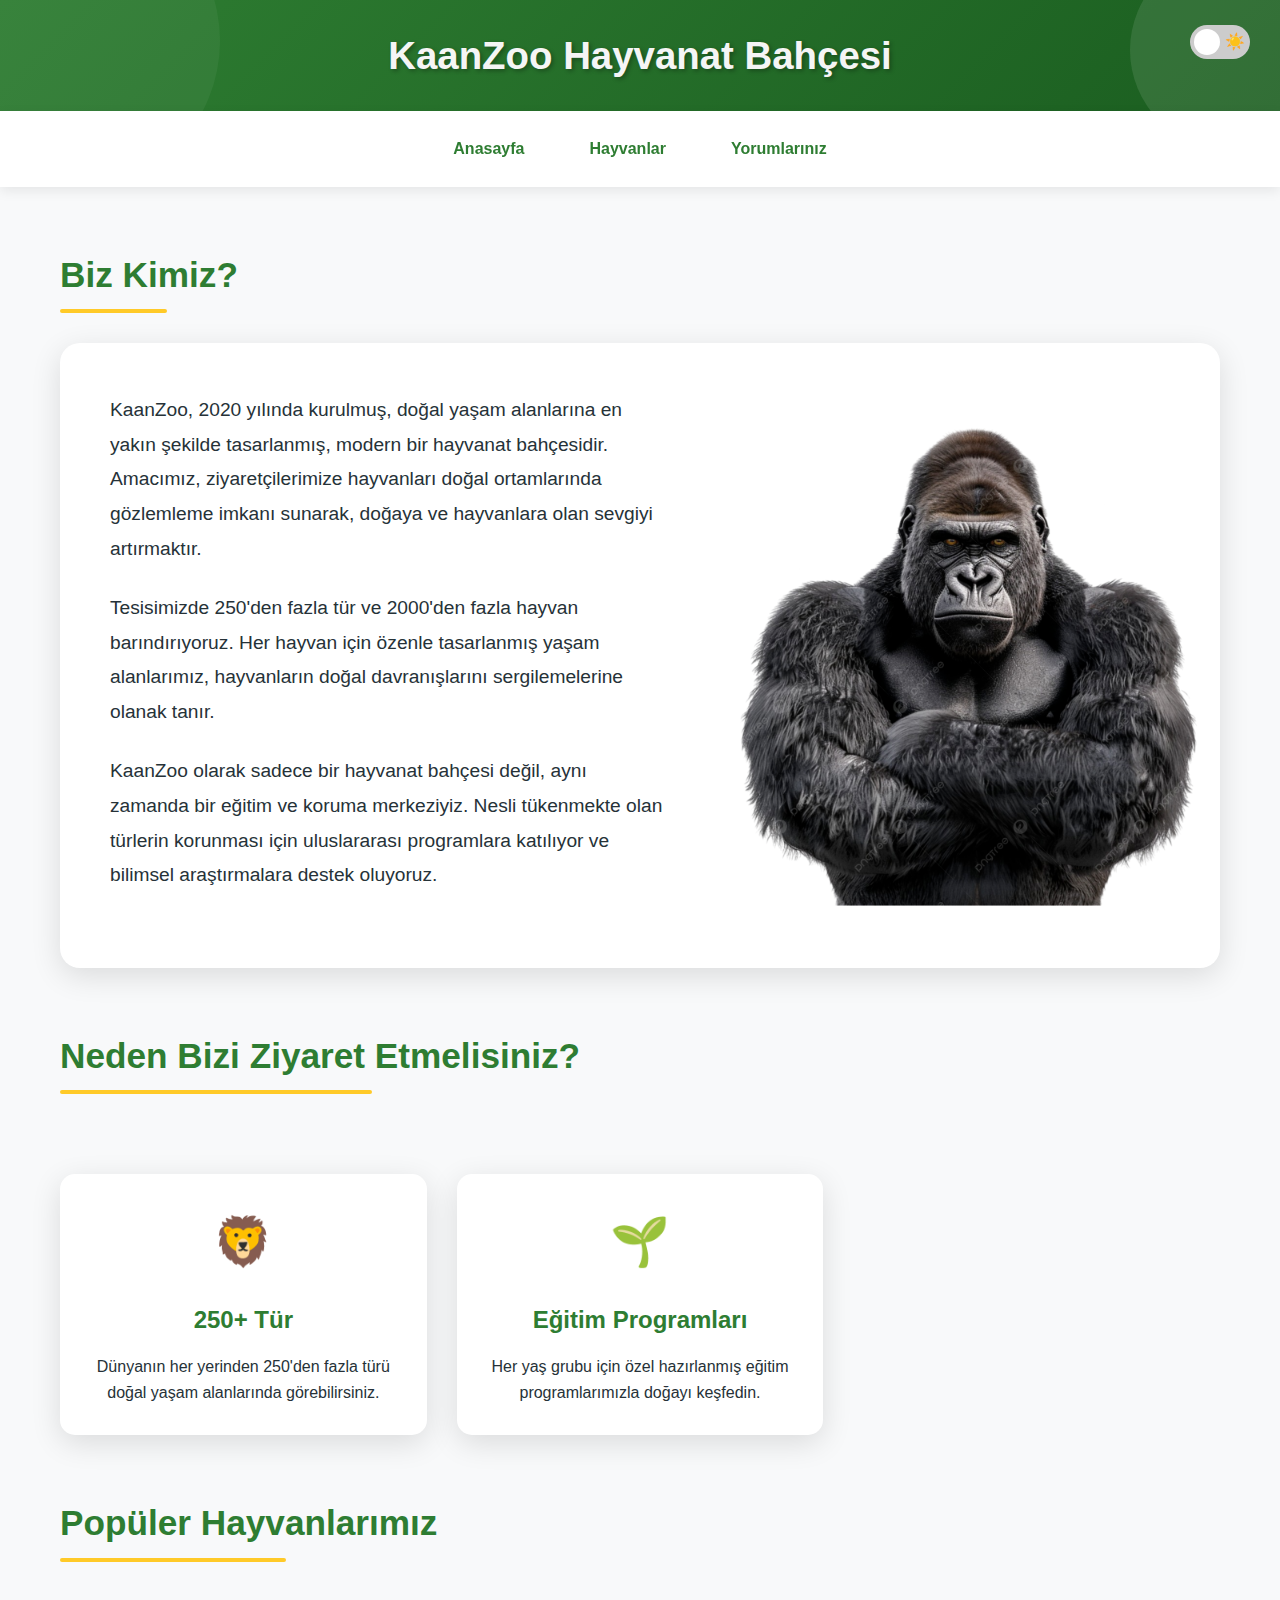
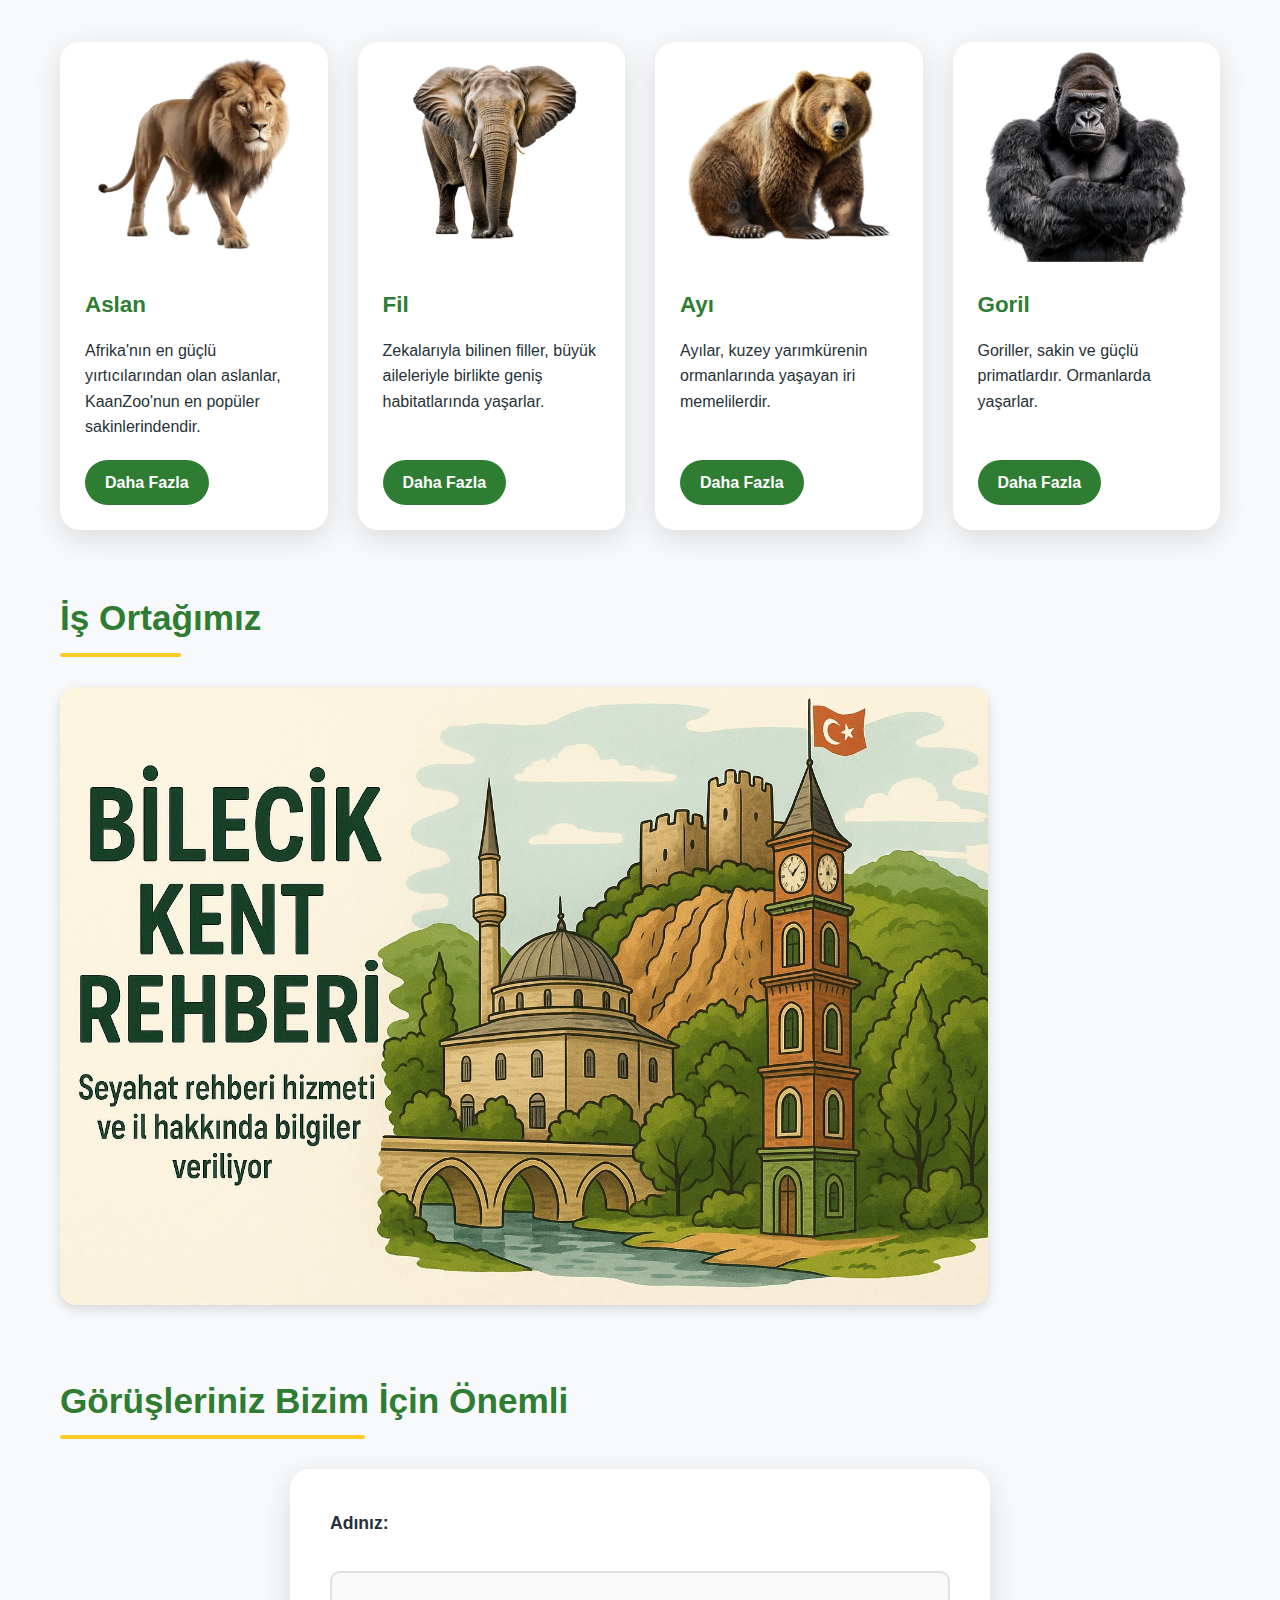
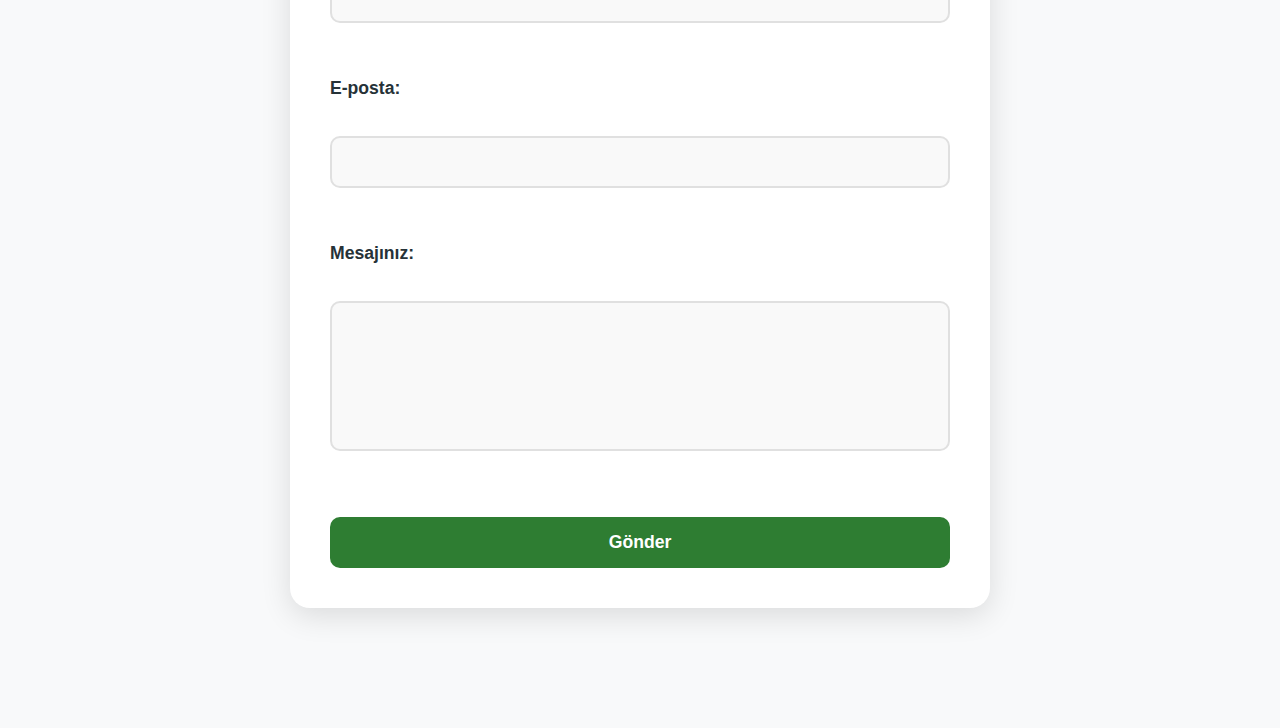
<file: index.html>
<!DOCTYPE html>
<html lang="tr">
<head>
  <meta charset="UTF-8" />
  <meta name="viewport" content="width=device-width, initial-scale=1.0" />
  <title>KaanZoo</title>
  <link rel="icon" href="pictures/voli-78d00c52.png" />
  <link rel="stylesheet" href="style.css" />
</head>

<body>
  <header>
    <h1>KaanZoo Hayvanat Bahçesi</h1>
    <div class="theme-switch-wrapper">
      <label class="theme-switch" for="checkbox">
        <input type="checkbox" id="checkbox" />
        <div class="slider round">
          <div class="mode-icon moon">🌙</div>
          <div class="mode-icon sun">☀️</div>
        </div>
      </label>
    </div>
  </header>

  <nav>
    <a href="index.html">Anasayfa</a>
    <a href="animals.html">Hayvanlar</a>
    <a href="your_comments.html">Yorumlarınız</a>
  </nav>

  <main>
    <section class="about">
      <h2>Biz Kimiz?</h2>
      <div class="about-container">
        <div class="about-text">
          <p>KaanZoo, 2020 yılında kurulmuş, doğal yaşam alanlarına en yakın şekilde tasarlanmış, modern bir hayvanat bahçesidir. Amacımız, ziyaretçilerimize hayvanları doğal ortamlarında gözlemleme imkanı sunarak, doğaya ve hayvanlara olan sevgiyi artırmaktır.</p>
          <p>Tesisimizde 250'den fazla tür ve 2000'den fazla hayvan barındırıyoruz. Her hayvan için özenle tasarlanmış yaşam alanlarımız, hayvanların doğal davranışlarını sergilemelerine olanak tanır.</p>
          <p>KaanZoo olarak sadece bir hayvanat bahçesi değil, aynı zamanda bir eğitim ve koruma merkeziyiz. Nesli tükenmekte olan türlerin korunması için uluslararası programlara katılıyor ve bilimsel araştırmalara destek oluyoruz.</p>
        </div>
        <div class="about-image">
          <img src="pictures/goril.png" alt="Goril">
        </div>
      </div>
    </section>

    <section class="features-section">
      <h2>Neden Bizi Ziyaret Etmelisiniz?</h2>
      <div class="features">
        <div class="feature-card"><div class="feature-icon">🦁</div><h3>250+ Tür</h3><p>Dünyanın her yerinden 250'den fazla türü doğal yaşam alanlarında görebilirsiniz.</p></div>
        <div class="feature-card"><div class="feature-icon">🌱</div><h3>Eğitim Programları</h3><p>Her yaş grubu için özel hazırlanmış eğitim programlarımızla doğayı keşfedin.</p></div>
      </div>
    </section>

    <section class="animals-preview">
      <h2>Popüler Hayvanlarımız</h2>
      <div class="animal-grid">
        <div class="card"><div class="card-img-container"><img class="animal-img" src="pictures/aslan.png" alt="Aslan"></div><div class="card-content"><h3>Aslan</h3><p>Afrika'nın en güçlü yırtıcılarından olan aslanlar, KaanZoo'nun en popüler sakinlerindendir.</p><a href="animals.html" class="learn-more">Daha Fazla</a></div></div>
        <div class="card"><div class="card-img-container"><img class="animal-img" src="pictures/fil.png" alt="Fil"></div><div class="card-content"><h3>Fil</h3><p>Zekalarıyla bilinen filler, büyük aileleriyle birlikte geniş habitatlarında yaşarlar.</p><a href="animals.html" class="learn-more">Daha Fazla</a></div></div>
        <div class="card"><div class="card-img-container"><img class="animal-img" src="pictures/ayı.png" alt="Ayı"></div><div class="card-content"><h3>Ayı</h3><p>Ayılar, kuzey yarımkürenin ormanlarında yaşayan iri memelilerdir.</p><a href="animals.html" class="learn-more">Daha Fazla</a></div></div>
        <div class="card"><div class="card-img-container"><img class="animal-img" src="pictures/goril.png" alt="Goril"></div><div class="card-content"><h3>Goril</h3><p>Goriller, sakin ve güçlü primatlardır. Ormanlarda yaşarlar.</p><a href="animals.html" class="learn-more">Daha Fazla</a></div></div>
      </div>
    </section>

    <section id="is-ortagimiz" class="py-16 bg-white">
      <div class="container mx-auto px-4">
        <h2 class="text-3xl font-bold text-green-800 mb-4">İş Ortağımız</h2>
        <div class="h-1 w-24 bg-yellow-400 mb-8"></div>
        <div class="bg-white shadow-md rounded-lg p-8 flex flex-col md:flex-row items-center md:items-start gap-8">
          <div class="md:w-1/3">
            <a href="https://bilecik-kent-rehberi.vercel.app/index.html" target="_blank"><img src="pictures/sponsor.jpg" class="sponsor" style="max-width:80%;border-radius:16px;box-shadow:0 4px 12px rgba(0,0,0,0.15);"></a>
          </div>
        </div>
      </div>
    </section>

    <section class="contact-preview">
      <h2>Görüşleriniz Bizim İçin Önemli</h2>
      <form id="iletisimForm">
        <label for="ad">Adınız:</label><br /><input type="text" id="ad" name="ad" required><br><br>
        <label for="email">E-posta:</label><br /><input type="email" id="email" name="email" required><br><br>
        <label for="mesaj">Mesajınız:</label><br /><textarea id="mesaj" name="mesaj" rows="5" required></textarea><br><br>
        <button type="submit">Gönder</button>
      </form>
    </section>
  </main>

  <script>
    const toggleSwitch = document.querySelector('#checkbox');
    const currentTheme = localStorage.getItem('theme');
    if (currentTheme) {
      document.documentElement.setAttribute('data-theme', currentTheme);
      toggleSwitch.checked = currentTheme === 'dark';
    }
    toggleSwitch.addEventListener('change', switchTheme, false);
    function switchTheme(e) {
      const theme = e.target.checked ? 'dark' : 'light';
      document.documentElement.setAttribute('data-theme', theme);
      localStorage.setItem('theme', theme);
    }

    const form = document.getElementById('iletisimForm');
    form.addEventListener('submit', function(e) {
      e.preventDefault();
      const messages = JSON.parse(localStorage.getItem('messages') || '[]');
      const newMsg = {
        id: Date.now(),
        ad: form.ad.value.trim(),
        email: form.email.value.trim(),
        mesaj: form.mesaj.value.trim(),
        tarih: new Date().toLocaleString('tr-TR')
      };
      messages.push(newMsg);
      localStorage.setItem('messages', JSON.stringify(messages));
      window.location.href = 'your_comments.html';
    });
  </script>
  <style>
    :root {
    --primary-color: #2e7d32;
    --secondary-color: #1b5e20;
    --accent-color: #ffca28;
    --text-color: #263238;
    --light-text: #f5f5f5;
    --background: #f8f9fa;
    --card-bg: #ffffff;
    --header-gradient: linear-gradient(135deg, #2e7d32, #1b5e20);
    --form-bg: #f9f9f9;
    --input-border: #e0e0e0;
    --shadow: 0 8px 30px rgba(0, 0, 0, 0.12);
    --border-color: #eee;
  }

  [data-theme="dark"] {
    --primary-color: #4caf50;
    --secondary-color: #388e3c;
    --accent-color: #ffd54f;
    --text-color: #e0e0e0;
    --light-text: #f5f5f5;
    --background: #121212;
    --card-bg: #1e1e1e;
    --header-gradient: linear-gradient(135deg, #1b5e20, #0d3311);
    --form-bg: #2a2a2a;
    --input-border: #3a3a3a;
    --shadow: 0 8px 30px rgba(0, 0, 0, 0.3);
    --border-color: #333;
  }

  .theme-switch-wrapper {
    display: flex;
    align-items: center;
    position: absolute;
    right: 30px;
    top: 25px;
    z-index: 100;
  }

  .theme-switch {
    display: inline-block;
    height: 34px;
    position: relative;
    width: 60px;
  }

  .theme-switch input {
    display: none;
  }

  .slider {
    background-color: #ccc;
    bottom: 0;
    cursor: pointer;
    left: 0;
    position: absolute;
    right: 0;
    top: 0;
    transition: .4s;
    display: flex;
    align-items: center;
    justify-content: space-between;
    padding: 0 5px;
  }

  .slider:before {
    background-color: white;
    bottom: 4px;
    content: "";
    height: 26px;
    left: 4px;
    position: absolute;
    transition: .4s;
    width: 26px;
    z-index: 2;
  }

  input:checked + .slider {
    background-color: #2c3e50;
  }

  input:checked + .slider:before {
    transform: translateX(26px);
  }

  .slider.round {
    border-radius: 34px;
  }

  .slider.round:before {
    border-radius: 50%;
  }

  .mode-icon {
    z-index: 1;
    font-size: 16px;
  }

  .moon {
    margin-right: 10px;
  }

  body {
    background-color: var(--background);
    color: var(--text-color);
    transition: all 0.3s ease;
  }

  header {
    background: var(--header-gradient);
  }

  .card, .feature-card, .about-container, form, .comment {
    background-color: var(--card-bg);
    box-shadow: var(--shadow);
  }

  form input, form textarea {
    resize: none;
    background-color: var(--form-bg);
    border: 2px solid var(--input-border);
    color: var(--text-color);
  }

  .comment-header {
    border-bottom: 1px solid var(--border-color);
  }

  .card h3, .feature-card h3, section h2, .comment-author {
    color: var(--primary-color);
  }

  .card p, .feature-card p, .about-text p, #popup-description {
    color: var(--text-color);
  }

  .learn-more {
    background-color: var(--primary-color);
  }

  .learn-more:hover {
    background-color: var(--secondary-color);
  }

  nav a {
    color: var(--primary-color);
  }

  nav a:hover {
    background-color: rgba(46, 125, 50, 0.1);
  }

  @media (max-width: 768px) {
    .theme-switch-wrapper {
      top: 15px;
      right: 15px;
    }
    
    .theme-switch {
      height: 28px;
      width: 52px;
    }
    
    .slider:before {
      height: 20px;
      width: 20px;
    }
    
    input:checked + .slider:before {
      transform: translateX(22px);
    }
    
    .mode-icon {
      font-size: 14px;
    }
  }
  </style>
</body>
</html>
</file>
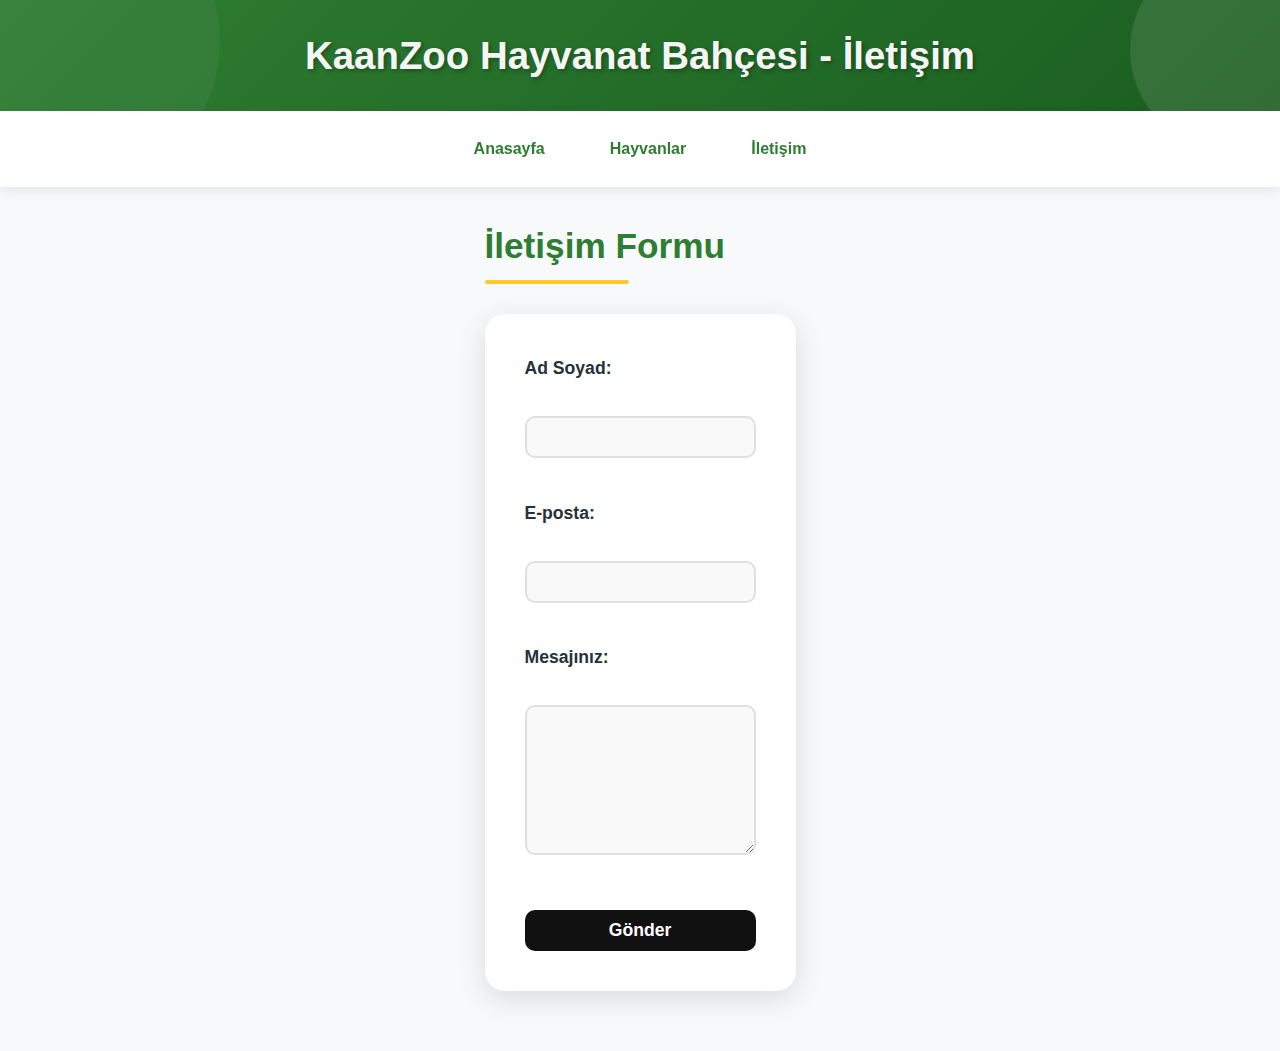
<file: communication.html>
<html lang="en">
<head>
    <meta charset="UTF-8">
    <meta name="viewport" content="width=device-width, initial-scale=1.0">
    <title>KaanZoo</title>
    <link rel="stylesheet" href="style.css">
    <link rel="icon" href="pictures/voli-78d00c52.png">
</head>
<body>

    <header>
      <h1>KaanZoo Hayvanat Bahçesi - İletişim</h1>
    </header>
  
    <nav>
      <a href="index.html">Anasayfa</a>
      <a href="animals.html">Hayvanlar</a>
      <a href="communication.html">İletişim</a>
    </nav>
  
    <section>
      <h2 style="margin-top: 10%;">İletişim Formu</h2>
      <form style="max-width: 600px; margin: 0 auto; text-align: left;">
        <label for="name">Ad Soyad:</label><br />
        <input type="text"  name="name" style="width: 100%; padding: 10px; margin-bottom: 15px;" required><br />
  
        <label for="email">E-posta:</label><br />
        <input type="email"  name="email" style="width: 100%; padding: 10px; margin-bottom: 15px;" required><br />
  
        <label for="message">Mesajınız:</label><br />
        <textarea  name="message" rows="5" style="width: 100%; padding: 10px; margin-bottom: 15px;" required></textarea><br />
  
        <button type="submit" style="padding: 10px 20px; background-color: #111; color: white; border: none; cursor: pointer;">Gönder</button>
      </form>
    </section>
  
  </body>
</html>
</file>
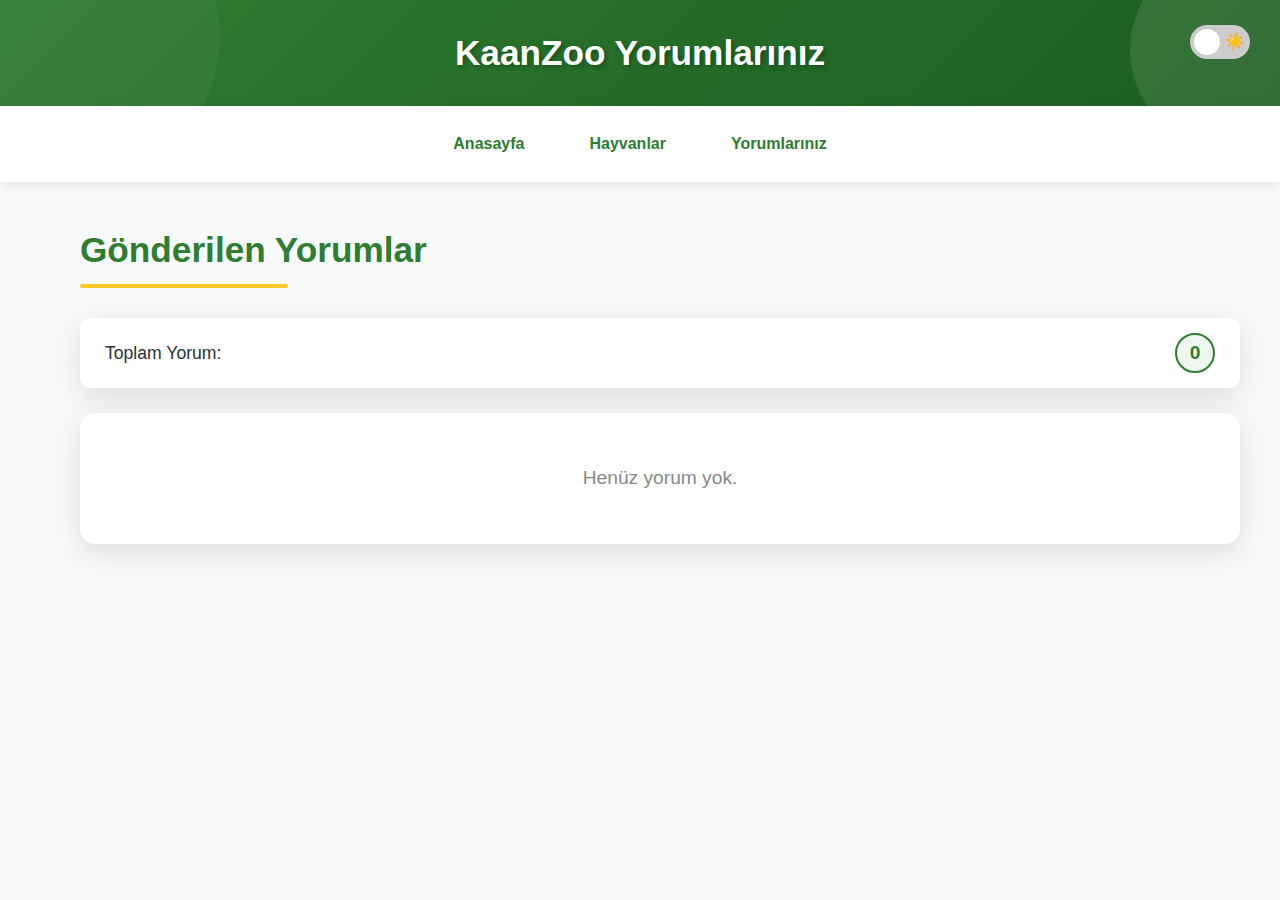
<file: your_comments.html>
<!DOCTYPE html>
<html lang="tr">
<head>
  <meta charset="UTF-8">
  <meta name="viewport" content="width=device-width, initial-scale=1.0">
  <title>Yorumlarınız - KaanZoo</title>
  <link rel="icon" href="pictures/voli-78d00c52.png">
  <link rel="stylesheet" href="style.css">
</head>
<body>
  <header>
    <h1>KaanZoo Yorumlarınız</h1>
    <div class="theme-switch-wrapper">
      <label class="theme-switch" for="checkbox">
        <input type="checkbox" id="checkbox">
        <div class="slider round">
          <div class="mode-icon moon">🌙</div>
          <div class="mode-icon sun">☀️</div>
        </div>
      </label>
    </div>
  </header>

  <nav>
    <a href="index.html">Anasayfa</a>
    <a href="animals.html">Hayvanlar</a>
    <a href="your_comments.html">Yorumlarınız</a>
  </nav>

  <main>
    <section class="messages-section">
      <h2>Gönderilen Yorumlar</h2>
      <div class="comments-counter">
        <span class="counter-text">Toplam Yorum:</span>
        <span class="counter-number" id="mesajSayisi">0</span>
      </div>
      <div id="mesajlarListesi">
        <div class="loading">
          <div class="loading-spinner"></div>
        </div>
      </div>
    </section>
  </main>

  <script>
    const toggle = document.querySelector('#checkbox');
    const savedTheme = localStorage.getItem('theme');
    if (savedTheme) {
      document.documentElement.setAttribute('data-theme', savedTheme);
      toggle.checked = savedTheme === 'dark';
    }
    toggle.addEventListener('change', switchTheme);
    function switchTheme(e) {
      const theme = e.target.checked ? 'dark' : 'light';
      document.documentElement.setAttribute('data-theme', theme);
      localStorage.setItem('theme', theme);
    }

    document.addEventListener('DOMContentLoaded', () => {
      const msgs = JSON.parse(localStorage.getItem('messages') || '[]');
      const listEl = document.getElementById('mesajlarListesi');
      const countEl = document.getElementById('mesajSayisi');
      countEl.textContent = msgs.length;
      listEl.innerHTML = '';
      if (msgs.length === 0) {
        listEl.innerHTML = '<div class="no-messages"><p>Henüz yorum yok.</p></div>';
      } else {
        msgs.reverse().forEach(m => {
          const card = document.createElement('div');
          card.className = 'mesaj';

          const header = document.createElement('div');
          header.className = 'mesaj-header';
          header.innerHTML = `
            <span class="mesaj-name">${m.ad}</span>
            <span class="mesaj-date"><span class="mesaj-date-icon">🕒</span>${m.tarih}</span>
          `;

          const content = document.createElement('p');
          content.className = 'mesaj-content';
          content.textContent = m.mesaj;

          const email = document.createElement('div');
          email.className = 'mesaj-email';
          email.innerHTML = `<span class="mesaj-email-icon">✉️</span>${m.email}`;

          const divider = document.createElement('div');
          divider.className = 'mesaj-divider';

          card.append(header, content, email, divider);
          listEl.appendChild(card);
        });
      }
    });
  </script>
</body>
  <style>
     .comments-counter { display: flex; align-items: center; margin-bottom: 25px; }
  .counter-text { font-size: 1.1rem; margin-right: 10px; }
  .counter-number { font-size: 1.2rem; font-weight: 700; }
  #mesajlarListesi { display: grid; grid-template-columns: repeat(auto-fill, minmax(300px,1fr)); gap: 20px; }
  .mesaj { background: var(--card-bg); border-radius: 15px; padding: 20px; box-shadow: var(--shadow); position: relative; }
  .mesaj-header { display: flex; justify-content: space-between; margin-bottom: 10px; border-bottom: 1px solid var(--separator); padding-bottom: 8px; }
  .mesaj-name { font-weight: 700; color: var(--primary-color); }
  .mesaj-date { font-size: 0.85rem; color: #888; display: flex; align-items: center; }
  .mesaj-date-icon { margin-right: 5px; }
  .mesaj-content { margin: 12px 0; color: var(--text-color); line-height: 1.5; }
  .mesaj-email { font-size: 0.9rem; color: #666; display: flex; align-items: center; }
  .mesaj-email-icon { margin-right: 5px; }
  .mesaj-divider { height: 1px; background: var(--separator); margin-top: 15px; }
  .no-messages { grid-column: 1 / -1; text-align: center; padding: 50px; background: var(--card-bg); border-radius: 15px; box-shadow: var(--shadow); }
  .loading { grid-column: 1 / -1; display: flex; justify-content: center; padding: 40px 0; }
  .loading-spinner { width: 50px; height: 50px; border: 5px solid var(--separator); border-top: 5px solid var(--primary-color); border-radius: 50%; animation: spin 1s linear infinite; }
  @keyframes spin { 0% { transform: rotate(0deg); } 100% { transform: rotate(360deg); } }
    :root {
      --primary-color: #2e7d32;
      --secondary-color: #1b5e20;
      --accent-color: #ffca28;
      --text-color: #263238;
      --light-text: #f5f5f5;
      --background: #f8f9fa;
      --card-bg: #ffffff;
      --header-gradient: linear-gradient(135deg, #2e7d32, #1b5e20);
      --form-bg: #f9f9f9;
      --input-border: #e0e0e0;
      --shadow: 0 8px 30px rgba(0, 0, 0, 0.12);
      --border-color: #eee;
      --message-highlight: rgba(46, 125, 50, 0.08);
      --separator: #e0e0e0;
    }
.comments-counter {
      background: var(--card-bg);
      border-radius: 12px;
      padding: 15px 25px;
      display: flex;
      justify-content: space-between;
      align-items: center;
      box-shadow: var(--shadow);
      margin-bottom: 25px;
    }
    .counter-text { font-size: 1.1rem; }
    .counter-number {
      display: inline-flex;
      align-items: center;
      justify-content: center;
      width: 40px;
      height: 40px;
      font-size: 1.2rem;
      font-weight: 700;
      color: var(--primary-color);
      border: 2px solid var(--primary-color);
      border-radius: 50%;
    }
    #mesajlarListesi {
      display: grid;
      grid-template-columns: repeat(auto-fill, minmax(300px,1fr));
      gap: 20px;
    }
    .mesaj-content { text-align: left; word-break: break-word; }
    [data-theme="dark"] {
      --primary-color: #4caf50;
      --secondary-color: #388e3c;
      --accent-color: #ffd54f;
      --text-color: #e0e0e0;
      --light-text: #f5f5f5;
      --background: #121212;
      --card-bg: #1e1e1e;
      --header-gradient: linear-gradient(135deg, #1b5e20, #0d3311);
      --form-bg: #2a2a2a;
      --input-border: #3a3a3a;
      --shadow: 0 8px 30px rgba(0, 0, 0, 0.3);
      --border-color: #333;
      --message-highlight: rgba(76, 175, 80, 0.15);
      --separator: #333;
    }

    * {
      padding: 0;
      margin: 0;
      box-sizing: border-box;
      text-decoration: none;
      font-family: 'Segoe UI', Tahoma, Geneva, Verdana, sans-serif;
    }

    body {
      background-color: var(--background);
      color: var(--text-color);
      line-height: 1.6;
      display: flex;
      flex-direction: column;
      min-height: 100vh;
      transition: all 0.3s ease;
    }

    header {
      background: var(--header-gradient);
      color: white;
      padding: 25px 0;
      box-shadow: var(--shadow);
      position: relative;
      overflow: hidden;
      text-align: center;
    }

    header::before {
      content: '';
      position: absolute;
      top: -50px;
      right: -50px;
      width: 200px;
      height: 200px;
      background: rgba(255, 255, 255, 0.1);
      border-radius: 50%;
      z-index: 0;
    }

    header::after {
      content: '';
      position: absolute;
      bottom: -80px;
      left: -80px;
      width: 300px;
      height: 300px;
      background: rgba(255, 255, 255, 0.05);
      border-radius: 50%;
      z-index: 0;
    }

    header h1 {
      font-size: 2.2rem;
      font-weight: 700;
      text-shadow: 2px 2px 4px rgba(0, 0, 0, 0.3);
      position: relative;
      z-index: 1;
    }

    nav {
      background-color: var(--card-bg);
      padding: 15px 0;
      box-shadow: 0 4px 12px rgba(0, 0, 0, 0.08);
      position: sticky;
      top: 0;
      z-index: 100;
      display: flex;
      justify-content: center;
      gap: 25px;
      flex-wrap: wrap;
    }

    nav a {
      color: var(--primary-color);
      font-weight: 600;
      padding: 10px 20px;
      border-radius: 30px;
      transition: all 0.3s ease;
      position: relative;
    }

    nav a::after {
      content: '';
      position: absolute;
      bottom: 5px;
      left: 50%;
      width: 0;
      height: 3px;
      background-color: var(--accent-color);
      transition: all 0.3s ease;
      transform: translateX(-50%);
    }

    nav a:hover {
      color: var(--primary-color);
      background-color: rgba(46, 125, 50, 0.1);
    }

    nav a:hover::after {
      width: 60%;
    }

    main {
      flex: 1;
      padding: 40px 20px;
      max-width: 1200px;
      margin: 0 auto;
    }

    section {
      margin-bottom: 50px;
      width: 1250px;
    }

    h2 {
      font-size: 2rem;
      color: var(--primary-color);
      margin-bottom: 30px;
      position: relative;
      display: inline-block;
    }

    h2::after {
      content: '';
      position: absolute;
      width: 60%;
      height: 4px;
      background-color: var(--accent-color);
      bottom: -10px;
      left: 0;
      border-radius: 2px;
    }

    #mesajlarListesi {
      display: grid;
      grid-template-columns: repeat(auto-fill, minmax(300px, 1fr));
      gap: 20px;
    }

    .mesaj {
      background-color: var(--card-bg);
      border-radius: 15px;
      padding: 25px;
      box-shadow: var(--shadow);
      transition: all 0.3s ease;
      border-left: 4px solid var(--primary-color);
      position: relative;
      overflow: hidden;
    }

    .mesaj::before {
      content: '"';
      position: absolute;
      top: -15px;
      right: 15px;
      font-size: 100px;
      color: var(--message-highlight);
      font-family: Georgia, serif;
      opacity: 0.5;
      line-height: 1;
      z-index: 0;
    }

    .mesaj:hover {
      transform: translateY(-5px);
      box-shadow: 0 15px 30px rgba(0, 0, 0, 0.15);
    }

    .mesaj p {
      margin: 12px 0;
      position: relative;
      z-index: 1;
    }

    .mesaj-header {
      display: flex;
      justify-content: space-between;
      align-items: center;
      margin-bottom: 15px;
      padding-bottom: 10px;
      border-bottom: 1px solid var(--separator);
    }

    .mesaj-name {
      font-size: 1.2rem;
      font-weight: 700;
      color: var(--primary-color);
    }

    .mesaj-date {
      color: #888;
      font-size: 0.85rem;
      display: flex;
      align-items: center;
    }

    .mesaj-date-icon {
      margin-right: 5px;
      font-size: 0.95rem;
    }

    .mesaj-content {
      font-size: 1rem;
      line-height: 1.6;
      color: var(--text-color);
      margin-bottom: 15px;
      word-break: break-word;
    }

    .mesaj-email {
      font-size: 0.9rem;
      color: #666;
      display: flex;
      align-items: center;
      margin-top: 12px;
    }

    .mesaj-email-icon {
      margin-right: 5px;
      font-size: 0.95rem;
    }

    .mesaj-divider {
      height: 1px;
      background-color: var(--separator);
      margin: 15px 0;
    }

    .no-messages {
      grid-column: 1 / -1;
      text-align: center;
      padding: 50px;
      background-color: var(--card-bg);
      border-radius: 15px;
      box-shadow: var(--shadow);
    }

    .no-messages p {
      font-size: 1.2rem;
      color: #888;
    }

    .theme-switch-wrapper {
      display: flex;
      align-items: center;
      position: absolute;
      right: 30px;
      top: 25px;
      z-index: 100;
    }

    .theme-switch {
      display: inline-block;
      height: 34px;
      position: relative;
      width: 60px;
    }

    .theme-switch input {
      display: none;
    }

    .slider {
      background-color: #ccc;
      bottom: 0;
      cursor: pointer;
      left: 0;
      position: absolute;
      right: 0;
      top: 0;
      transition: .4s;
      display: flex;
      align-items: center;
      justify-content: space-between;
      padding: 0 5px;
    }

    .slider:before {
      background-color: white;
      bottom: 4px;
      content: "";
      height: 26px;
      left: 4px;
      position: absolute;
      transition: .4s;
      width: 26px;
      z-index: 2;
    }

    input:checked + .slider {
      background-color: #2c3e50;
    }

    input:checked + .slider:before {
      transform: translateX(26px);
    }

    .slider.round {
      border-radius: 34px;
    }

    .slider.round:before {
      border-radius: 50%;
    }

    .mode-icon {
      z-index: 1;
      font-size: 16px;
    }

    .moon {
      margin-right: 10px;
    }


    .comments-counter {
      background-color: var(--card-bg);
      border-radius: 10px;
      padding: 15px 25px;
      margin-bottom: 25px;
      box-shadow: var(--shadow);
      display: flex;
      align-items: center;
      justify-content: space-between;
    }

    .counter-text {
      font-size: 1.1rem;
      color: var(--text-color);
    }

    .counter-number {
      font-size: 1.2rem;
      font-weight: 700;
      color: var(--primary-color);
      background-color: var(--message-highlight);
      padding: 5px 15px;
      border-radius: 20px;
    }

    .loading {
      display: flex;
      justify-content: center;
      align-items: center;
      padding: 50px 0;
    }

    .loading-spinner {
      width: 50px;
      height: 50px;
      border: 5px solid var(--separator);
      border-top: 5px solid var(--primary-color);
      border-radius: 50%;
      animation: spin 1s linear infinite;
    }

    @keyframes spin {
      0% { transform: rotate(0deg); }
      100% { transform: rotate(360deg); }
    }

    @media (max-width: 768px) {
      #mesajlarListesi {
        grid-template-columns: 1fr;
      }

      header h1 {
        font-size: 1.8rem;
      }

      .mesaj {
        padding: 20px;
      }

      .theme-switch-wrapper {
        top: 15px;
        right: 15px;
      }
      
      .theme-switch {
        height: 28px;
        width: 52px;
      }
      
      .slider:before {
        height: 20px;
        width: 20px;
      }
      
      input:checked + .slider:before {
        transform: translateX(22px);
      }
      
      .mode-icon {
        font-size: 14px;
      }
    }
  </style>
</html>
</file>
<file: style.css>
* {
  padding: 0;
  margin: 0;
  box-sizing: border-box;
  text-decoration: none;
  font-family: 'Segoe UI', Tahoma, Geneva, Verdana, sans-serif;
}

:root {
  --primary-color: #2e7d32;
  --secondary-color: #1b5e20;
  --accent-color: #ffca28;
  --text-color: #263238;
  --light-text: #f5f5f5;
  --background: #f8f9fa;
  --card-bg: #ffffff;
  --shadow: 0 8px 30px rgba(0, 0, 0, 0.12);
  --transition: all 0.3s ease;
}

body {
  background-color: var(--background);
  color: var(--text-color);
  line-height: 1.6;
  display: flex;
  flex-direction: column;
  min-height: 100vh;
}

header {
  background: linear-gradient(135deg, var(--primary-color), var(--secondary-color));
  color: var(--light-text);
  padding: 25px 0;
  box-shadow: var(--shadow);
  position: relative;
  overflow: hidden;
}

header::before {
  content: '';
  position: absolute;
  top: -50px;
  right: -50px;
  width: 200px;
  height: 200px;
  background: rgba(255, 255, 255, 0.1);
  border-radius: 50%;
  z-index: 0;
}

header::after {
  content: '';
  position: absolute;
  bottom: -80px;
  left: -80px;
  width: 300px;
  height: 300px;
  background: rgba(255, 255, 255, 0.05);
  border-radius: 50%;
  z-index: 0;
}

header h1 {
  font-size: 2.4rem;
  font-weight: 700;
  text-align: center;
  text-shadow: 2px 2px 4px rgba(0, 0, 0, 0.3);
  position: relative;
  z-index: 1;
}

nav {
  background-color: var(--card-bg);
  padding: 15px 0;
  box-shadow: 0 4px 12px rgba(0, 0, 0, 0.08);
  position: sticky;
  top: 0;
  z-index: 100;
  display: flex;
  justify-content: center;
  gap: 25px;
  flex-wrap: wrap;
}

nav a {
  color: var(--primary-color);
  font-weight: 600;
  padding: 10px 20px;
  border-radius: 30px;
  transition: var(--transition);
  position: relative;
}

nav a::after {
  content: '';
  position: absolute;
  bottom: 5px;
  left: 50%;
  width: 0;
  height: 3px;
  background-color: var(--accent-color);
  transition: var(--transition);
  transform: translateX(-50%);
}

nav a:hover {
  color: var(--primary-color);
  background-color: rgba(46, 125, 50, 0.1);
}

nav a:hover::after {
  width: 60%;
}

main {
  flex: 1;
  padding: 60px 20px;
}

section {
  max-width: 1200px;
  margin: 0 auto 60px auto;
  padding: 0 20px;
}

section h2 {
  font-size: 2.2rem;
  color: var(--primary-color);
  margin-bottom: 40px;
  position: relative;
  display: inline-block;
  font-weight: 700;
}

section h2::after {
  content: '';
  position: absolute;
  width: 60%;
  height: 4px;
  background-color: var(--accent-color);
  bottom: -10px;
  left: 0;
  border-radius: 2px;
}

.about-container {
  display: flex;
  flex-wrap: wrap;
  justify-content: space-between;
  align-items: center;
  background: var(--card-bg);
  border-radius: 20px;
  box-shadow: var(--shadow);
  overflow: hidden;
}

.about-text {
  flex: 1;
  min-width: 300px;
  padding: 50px;
}

.about-text p {
  font-size: 1.2rem;
  margin-bottom: 25px;
  color: var(--text-color);
  line-height: 1.8;
}

.about-image {
  flex: 1;
  min-width: 300px;
  max-width: 500px;
  height: 500px;
  overflow: hidden;
  position: relative;
}

.about-image img {
  width: 100%;
  height: 100%;
  object-fit: cover;
  transition: transform 0.8s ease;
  border-radius: 0 20px 20px 0;
}

.about-image::after {
  content: '';
  position: absolute;
  top: 0;
  left: 0;
  width: 100%;
  height: 100%;
  background: linear-gradient(to right, rgba(255,255,255,0.9), rgba(255,255,255,0));
  opacity: 0;
  transition: var(--transition);
}
 
.sponsor {
  transition: transform 0.5s ease;
}

.sponsor:hover {
  transform: scale(1.025);
}
.about-image:hover img {
  transform: scale(1.05);
}

.about-image:hover::after {
  opacity: 0.2;
}

.features {
  display: grid;
  grid-template-columns: repeat(3, 1fr);
  gap: 30px;
  margin-top: 50px;
}

.feature-card {
  background: var(--card-bg);
  border-radius: 15px;
  padding: 30px;
  box-shadow: var(--shadow);
  transition: var(--transition);
  text-align: center;
  position: relative;
  overflow: hidden;
}

.feature-card:hover {
  transform: translateY(-10px);
}

.feature-card::before {
  content: '';
  position: absolute;
  top: 0;
  left: 0;
  width: 5px;
  height: 0;
  background-color: var(--accent-color);
  transition: var(--transition);
}

.feature-card:hover::before {
  height: 100%;
}

.feature-icon {
  font-size: 3rem;
  color: var(--primary-color);
  margin-bottom: 20px;
}

.feature-card h3 {
  font-size: 1.5rem;
  margin-bottom: 15px;
  color: var(--primary-color);
}

.animal-grid {
  display: grid;
  grid-template-columns: repeat(4, 1fr);
  gap: 30px;
  margin-top: 50px;
}

.card {
  background: var(--card-bg);
  border-radius: 20px;
  overflow: hidden;
  box-shadow: var(--shadow);
  transition: var(--transition);
  position: relative;
  height: 100%;
  display: flex;
  flex-direction: column;
}

.card:hover {
  transform: translateY(-15px);
  box-shadow: 0 20px 40px rgba(0, 0, 0, 0.2);
}

.card-img-container {
  position: relative;
  width: 100%;
  height: 220px;
  overflow: hidden;
}

.animal-img {
  width: 100%;
  height: 100%;
  object-fit: contain;
  transition: var(--transition);
}

.card:hover .animal-img {
  transform: scale(1.1);
}

.card-content {
  padding: 25px;
  flex-grow: 1;
  display: flex;
  flex-direction: column;
}

.card h3 {
  color: var(--primary-color);
  margin-bottom: 15px;
  font-size: 1.4rem;
  font-weight: 700;
}

.card p {
  font-size: 1rem;
  color: var(--text-color);
  margin-bottom: 20px;
  flex-grow: 1;
}

.card-badge {
  position: absolute;
  top: 15px;
  right: 15px;
  background-color: var(--accent-color);
  color: var(--text-color);
  padding: 5px 12px;
  border-radius: 20px;
  font-weight: 600;
  font-size: 0.8rem;
  box-shadow: 0 4px 10px rgba(0, 0, 0, 0.1);
}

.learn-more {
  display: inline-block;
  padding: 10px 20px;
  background-color: var(--primary-color);
  color: white;
  border-radius: 30px;
  font-weight: 600;
  transition: var(--transition);
  align-self: flex-start;
}

.learn-more:hover {
  background-color: var(--secondary-color);
  transform: translateX(5px);
}

.popup {
  position: fixed;
  top: 0;
  left: 0;
  width: 100%;
  height: 100%;
  background: rgba(0, 0, 0, 0.8);
  display: none;
  align-items: center;
  justify-content: center;
  z-index: 999;
  backdrop-filter: blur(5px);
}

.popup-content {
  background: var(--card-bg);
  border-radius: 20px;
  padding: 50px;
  box-shadow: 0 25px 50px rgba(0, 0, 0, 0.3);
  max-width: 800px;
  width: 90%;
  text-align: center;
  animation: popupFade 0.4s ease;
  position: relative;
}

.popup-content img {
  width: 80%;
  height: auto;
  object-fit: contain;
  border-radius: 15px;
  box-shadow: var(--shadow);
  margin-bottom: 25px;
}

#popup-name {
  font-size: 2rem;
  font-weight: 700;
  color: var(--primary-color);
  margin-bottom: 15px;
}

#popup-description {
  font-size: 1.1rem;
  color: var(--text-color);
  line-height: 1.8;
}

.close-btn {
  position: absolute;
  top: 20px;
  right: 25px;
  font-size: 2rem;
  cursor: pointer;
  color: var(--text-color);
  background: none;
  border: none;
  transition: color 0.3s;
  width: 40px;
  height: 40px;
  display: flex;
  align-items: center;
  justify-content: center;
  border-radius: 50%;
}

.close-btn:hover {
  color: var(--primary-color);
  background-color: rgba(0, 0, 0, 0.05);
}

form {
  display: flex;
  flex-direction: column;
  max-width: 700px;
  margin: auto;
  padding: 40px;
  background: var(--card-bg);
  border-radius: 20px;
  box-shadow: var(--shadow);
}

.form-group {
  margin-bottom: 25px;
}

form label {
  font-size: 1.1rem;
  color: var(--text-color);
  display: block;
  margin-bottom: 8px;
  font-weight: 600;
}

form input, form textarea {
  width: 100%;
  padding: 15px;
  border: 2px solid #e0e0e0;
  border-radius: 10px;
  font-size: 1rem;
  transition: var(--transition);
  background-color: #f9f9f9;
}

form input:focus, form textarea:focus {
  border-color: var(--primary-color);
  outline: none;
  box-shadow: 0 0 0 3px rgba(46, 125, 50, 0.2);
  background-color: white;
}

form textarea {
  resize: vertical;
  min-height: 150px;
}

form button {
  padding: 15px;
  background-color: var(--primary-color);
  color: white;
  font-size: 1.1rem;
  font-weight: 600;
  border: none;
  border-radius: 10px;
  cursor: pointer;
  transition: var(--transition);
  margin-top: 15px;
}

form button:hover {
  background-color: var(--secondary-color);
  transform: translateY(-3px);
  box-shadow: 0 10px 20px rgba(27, 94, 32, 0.3);
}

.comments-section {
  max-width: 800px;
  margin: 50px auto;
}

.comment {
  background-color: var(--card-bg);
  padding: 25px;
  margin-bottom: 20px;
  border-radius: 15px;
  box-shadow: var(--shadow);
  transition: var(--transition);
  border-left: 5px solid var(--primary-color);
}

.comment:hover {
  transform: translateX(5px);
}

.comment-header {
  display: flex;
  justify-content: space-between;
  margin-bottom: 15px;
  border-bottom: 1px solid #eee;
  padding-bottom: 10px;
}

.comment-author {
  font-weight: 700;
  color: var(--primary-color);
  font-size: 1.1rem;
}

.comment-date {
  color: #888;
  font-size: 0.9rem;
}

.comment-content {
  line-height: 1.6;
}

.social-links {
  display: flex;
  gap: 15px;
  margin-top: 20px;
}

.social-icon {
  width: 40px;
  height: 40px;
  background-color: rgba(255, 255, 255, 0.1);
  border-radius: 50%;
  display: flex;
  align-items: center;
  justify-content: center;
  transition: var(--transition);
}

.social-icon:hover {
  background-color: var(--accent-color);
  transform: translateY(-5px);
}

.copyright {
  text-align: center;
  padding-top: 30px;
  margin-top: 40px;
  border-top: 1px solid rgba(255, 255, 255, 0.1);
  font-size: 0.9rem;
}

@keyframes popupFade {
  from {
    opacity: 0;
    transform: scale(0.9);
  }
  to {
    opacity: 1;
    transform: scale(1);
  }
}

@media (max-width: 1024px) {
  .animal-grid {
    grid-template-columns: repeat(3, 1fr);
  }

  .features {
    grid-template-columns: repeat(2, 1fr);
  }

}

@media (max-width: 768px) {
  .animal-grid {
    grid-template-columns: repeat(2, 1fr);
  }

  nav {
    padding: 10px 0;
  }

  nav a {
    font-size: 0.9rem;
    padding: 8px 15px;
  }

  header h1 {
    font-size: 2rem;
  }

  .about-text {
    padding: 30px;
  }

  .about-image {
    height: 400px;
  }

  section h2 {
    font-size: 1.8rem;
  }


}

@media (max-width: 480px) {
  .animal-grid, .features {
    grid-template-columns: 1fr;
  }



  .popup-content {
    padding: 30px 20px;
  }

  form {
    padding: 25px 15px;
  }

  .about-image {
    height: 300px;
  }

  header h1 {
    font-size: 1.6rem;
  }
}
</file>
